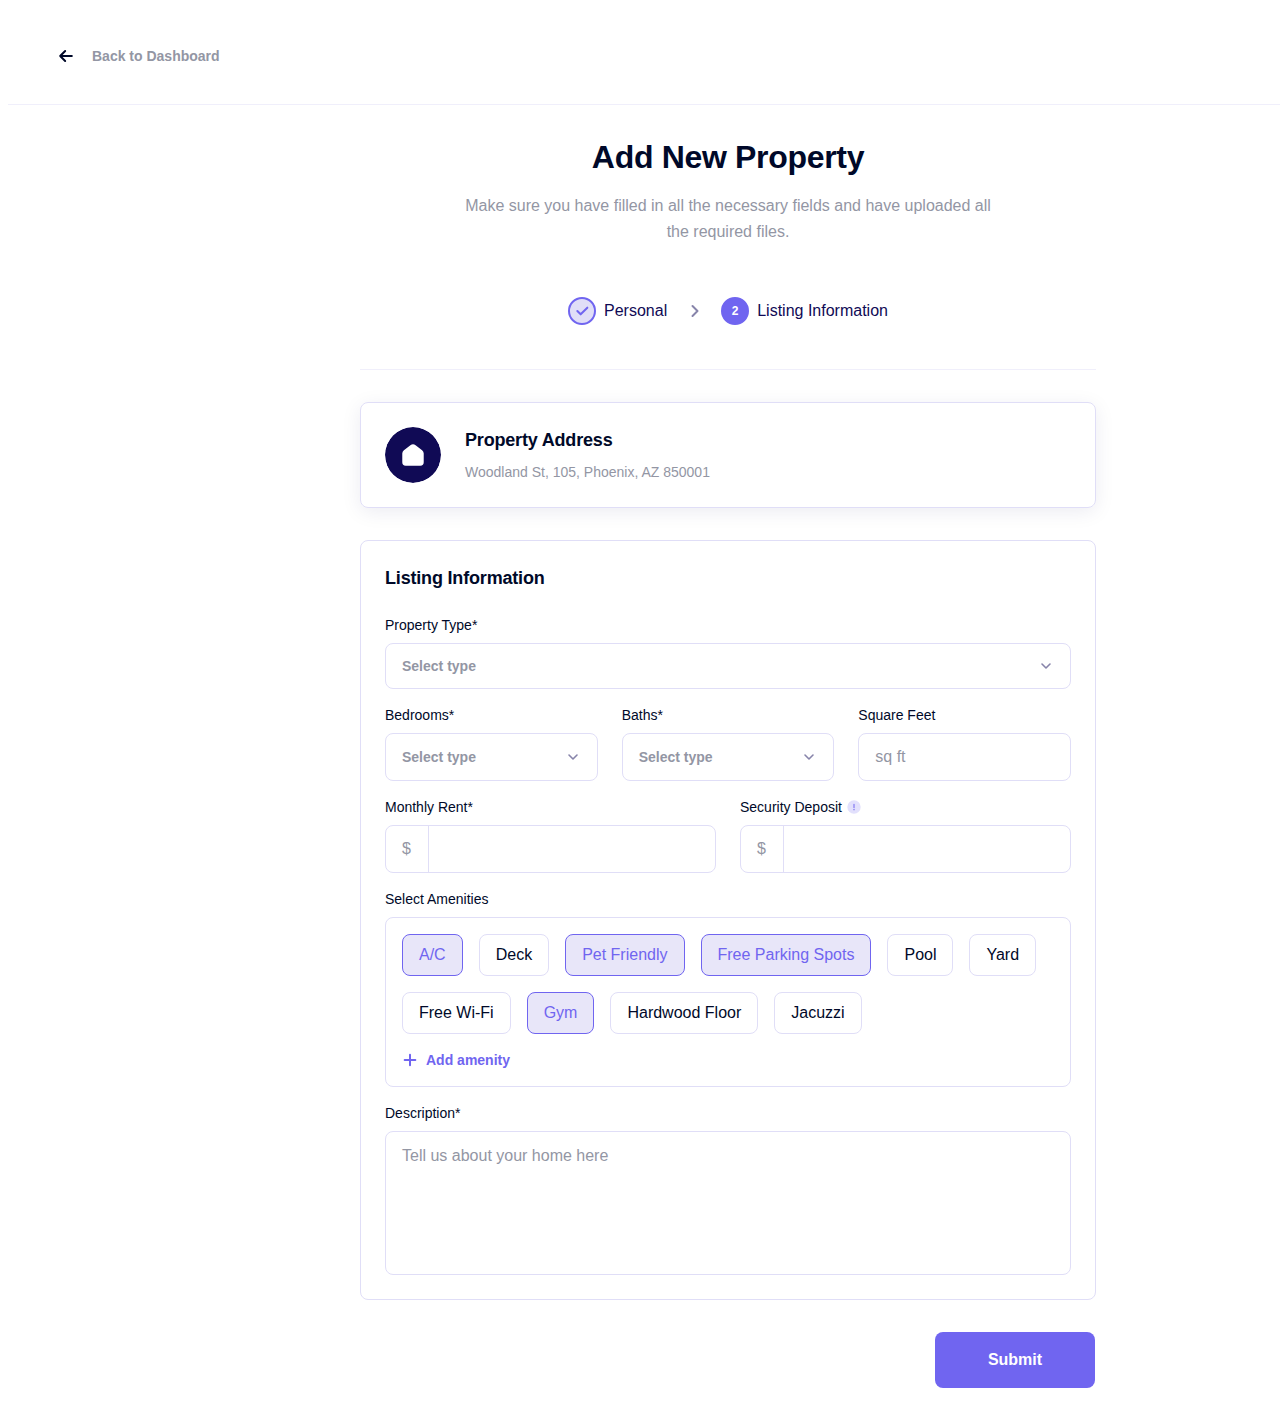
<file: index.html>
<!DOCTYPE html><html class="page" lang="ru"><head><meta charset="UTF-8"><title>Test_3</title><meta name="viewport" content="width=device-width,initial-scale=1"><link rel="stylesheet" href="styles/styles.css"><script src="scripts/index.js" defer="defer"></script></head><body class="page__body"><header class="header container"><nav class="header__navigation"><a class="header__breadcrumbs" href="#">Back to Dashboard</a></nav></header><main class="main container"><div class="wrapper"><h1 class="main__title">Add New Property</h1><p class="main__description">Make sure you have filled in all the necessary fields and have uploaded all<br>the required files.</p><section class="main__breadcrumbs breadcrumbs"><h2 class="visually-hidden">Breadcrumbs</h2><ul class="breadcrumbs__list"><li class="breadcrumbs__item"><p class="breadcrumbs__number breadcrumbs__number--checked"></p><a class="breadcrumbs__link" href="#">Personal</a></li><li class="breadcrumbs__item"><p class="breadcrumbs__number">2</p><a class="breadcrumbs__link" href="#">Listing Information</a></li></ul></section><section class="main__address address"><h2 class="address__title">Property Address</h2><span class="address__text">Woodland St, 105, Phoenix, AZ 850001</span></section><section class="main__information information"><h2 class="information__title">Listing Information</h2><form class="information__form form" action="#" method="post"><h3 class="visually-hidden">Main information</h3><fieldset class="form__field field field--main"><legend class="visually-hidden">Main information</legend><div class="field__item"><p class="field__title">Property Type*</p><button class="field__select-button button button--form" type="button">Select type</button><ul class="field__select select"><li class="select__item"><a class="select__link" href="#"><svg width="20" height="20" viewBox="0 0 20 20" fill="none" xmlns="http://www.w3.org/2000/svg"><path d="M1.66663 18.3333H18.3333" stroke="#808494" stroke-width="2" stroke-miterlimit="10" stroke-linecap="round" stroke-linejoin="round"/><path d="M2.45837 18.3334L2.50004 8.30833C2.50004 7.8 2.74171 7.31671 3.14171 7.00004L8.97504 2.45837C9.57504 1.9917 10.4167 1.9917 11.025 2.45837L16.8584 6.9917C17.2667 7.30837 17.5 7.79167 17.5 8.30833V18.3334" stroke="#808494" stroke-width="2" stroke-miterlimit="10" stroke-linejoin="round"/><path d="M12.9167 9.16666H7.08337C6.39171 9.16666 5.83337 9.72499 5.83337 10.4167V18.3333H14.1667V10.4167C14.1667 9.72499 13.6084 9.16666 12.9167 9.16666Z" stroke="#808494" stroke-width="2" stroke-miterlimit="10" stroke-linecap="round" stroke-linejoin="round"/><path d="M8.33337 13.5417V14.7917" stroke="#808494" stroke-width="2" stroke-miterlimit="10" stroke-linecap="round" stroke-linejoin="round"/></svg> <span class="select__text">Home</span></a></li><li class="select__item"><a class="select__link" href="#"><svg width="22" height="20" viewBox="0 0 22 20" fill="none" xmlns="http://www.w3.org/2000/svg"><g opacity="0.5"><path d="M1.83337 18.3333H20.1667" stroke="#000929" stroke-width="2" stroke-miterlimit="10" stroke-linecap="round" stroke-linejoin="round"/><path d="M17.4834 18.3417V14.625" stroke="#000929" stroke-width="2" stroke-miterlimit="10" stroke-linecap="round" stroke-linejoin="round"/><path d="M17.5 9.07501C16.4833 9.07501 15.6666 9.89169 15.6666 10.9084V12.8C15.6666 13.8167 16.4833 14.6333 17.5 14.6333C18.5166 14.6333 19.3333 13.8167 19.3333 12.8V10.9084C19.3333 9.89169 18.5166 9.07501 17.5 9.07501Z" stroke="#000929" stroke-width="2" stroke-miterlimit="10" stroke-linecap="round" stroke-linejoin="round"/><path d="M2.75 18.3333V5.02501C2.75 3.35001 3.58338 2.50833 5.24171 2.50833H10.4334C12.0917 2.50833 12.9167 3.35001 12.9167 5.02501V18.3333" stroke="#000929" stroke-width="2" stroke-miterlimit="10" stroke-linecap="round" stroke-linejoin="round"/><path d="M5.83337 6.875H9.95838" stroke="#000929" stroke-width="2" stroke-miterlimit="10" stroke-linecap="round" stroke-linejoin="round"/><path d="M5.83337 10H9.95838" stroke="#000929" stroke-width="2" stroke-miterlimit="10" stroke-linecap="round" stroke-linejoin="round"/><path d="M7.875 18.3333V15.2083" stroke="#000929" stroke-width="2" stroke-miterlimit="10" stroke-linecap="round" stroke-linejoin="round"/></g></svg> <span class="select__text">Condominium</span></a></li><li class="select__item"><a class="select__link" href="#"><svg width="20" height="20" viewBox="0 0 20 20" fill="none" xmlns="http://www.w3.org/2000/svg"><g opacity="0.5"><path d="M10.8333 18.3333H4.16663C2.49996 18.3333 1.66663 17.5 1.66663 15.8333V9.16666C1.66663 7.49999 2.49996 6.66666 4.16663 6.66666H8.33329V15.8333C8.33329 17.5 9.16663 18.3333 10.8333 18.3333Z" stroke="#000929" stroke-width="2" stroke-miterlimit="10" stroke-linecap="round" stroke-linejoin="round"/><path d="M8.42495 3.33334C8.35828 3.58334 8.33329 3.85834 8.33329 4.16668V6.66668H4.16663V5.00001C4.16663 4.08334 4.91663 3.33334 5.83329 3.33334H8.42495Z" stroke="#000929" stroke-width="2" stroke-miterlimit="10" stroke-linecap="round" stroke-linejoin="round"/><path d="M11.6666 6.66666V10.8333" stroke="#000929" stroke-width="2" stroke-miterlimit="10" stroke-linecap="round" stroke-linejoin="round"/><path d="M15 6.66666V10.8333" stroke="#000929" stroke-width="2" stroke-miterlimit="10" stroke-linecap="round" stroke-linejoin="round"/><path d="M14.1666 14.1667H12.5C12.0416 14.1667 11.6666 14.5417 11.6666 15V18.3333H15V15C15 14.5417 14.625 14.1667 14.1666 14.1667Z" stroke="#000929" stroke-width="2" stroke-miterlimit="10" stroke-linecap="round" stroke-linejoin="round"/><path d="M8.33337 15.8333V4.16666C8.33337 2.49999 9.16671 1.66666 10.8334 1.66666H15.8334C17.5 1.66666 18.3334 2.49999 18.3334 4.16666V15.8333C18.3334 17.5 17.5 18.3333 15.8334 18.3333H10.8334C9.16671 18.3333 8.33337 17.5 8.33337 15.8333Z" stroke="#000929" stroke-width="2" stroke-miterlimit="10" stroke-linecap="round" stroke-linejoin="round"/></g></svg> <span>Apartment</span></a></li><li class="select__item"><a class="select__link" href="#"><svg width="20" height="20" viewBox="0 0 20 20" fill="none" xmlns="http://www.w3.org/2000/svg"><g opacity="0.5"><path d="M5.5833 15H3.45831C2.26665 15 1.66663 14.4 1.66663 13.2083V3.45834C1.66663 2.26668 2.26665 1.66666 3.45831 1.66666H7.04164C8.2333 1.66666 8.83327 2.26668 8.83327 3.45834V4.99999" stroke="#000929" stroke-width="2" stroke-miterlimit="10" stroke-linecap="round" stroke-linejoin="round"/><path d="M14.475 7.01665V16.3167C14.475 17.6583 13.8084 18.3333 12.4667 18.3333H7.60003C6.25836 18.3333 5.58337 17.6583 5.58337 16.3167V7.01665C5.58337 5.67499 6.25836 5 7.60003 5H12.4667C13.8084 5 14.475 5.67499 14.475 7.01665Z" stroke="#000929" stroke-width="2" stroke-miterlimit="10" stroke-linecap="round" stroke-linejoin="round"/><path d="M11.1667 4.99999V3.45834C11.1667 2.26668 11.7667 1.66666 12.9584 1.66666H16.5417C17.7334 1.66666 18.3334 2.26668 18.3334 3.45834V13.2083C18.3334 14.4 17.7334 15 16.5417 15H14.4751" stroke="#000929" stroke-width="2" stroke-miterlimit="10" stroke-linecap="round" stroke-linejoin="round"/><path d="M8.33337 9.16666H11.6667" stroke="#000929" stroke-width="2" stroke-miterlimit="10" stroke-linecap="round" stroke-linejoin="round"/><path d="M8.33337 11.6667H11.6667" stroke="#000929" stroke-width="2" stroke-miterlimit="10" stroke-linecap="round" stroke-linejoin="round"/><path d="M10 18.3333V15.8333" stroke="#000929" stroke-width="2" stroke-miterlimit="10" stroke-linecap="round" stroke-linejoin="round"/></g></svg> <span>Townhouse</span></a></li><li class="select__item"><a class="select__link" href="#"><svg width="20" height="20" viewBox="0 0 20 20" fill="none" xmlns="http://www.w3.org/2000/svg"><g opacity="0.5"><path d="M1.66663 18.3333H18.3333" stroke="#000929" stroke-width="2" stroke-miterlimit="10" stroke-linecap="round" stroke-linejoin="round"/><path d="M14.1667 1.66666H5.83333C3.33333 1.66666 2.5 3.15832 2.5 4.99999V18.3333H17.5V4.99999C17.5 3.15832 16.6667 1.66666 14.1667 1.66666Z" stroke="#000929" stroke-width="2" stroke-miterlimit="10" stroke-linecap="round" stroke-linejoin="round"/><path d="M5.83337 13.75H8.33337" stroke="#000929" stroke-width="2" stroke-miterlimit="10" stroke-linecap="round" stroke-linejoin="round"/><path d="M11.6666 13.75H14.1666" stroke="#000929" stroke-width="2" stroke-miterlimit="10" stroke-linecap="round" stroke-linejoin="round"/><path d="M5.83337 10H8.33337" stroke="#000929" stroke-width="2" stroke-miterlimit="10" stroke-linecap="round" stroke-linejoin="round"/><path d="M11.6666 10H14.1666" stroke="#000929" stroke-width="2" stroke-miterlimit="10" stroke-linecap="round" stroke-linejoin="round"/><path d="M5.83337 6.25H8.33337" stroke="#000929" stroke-width="2" stroke-miterlimit="10" stroke-linecap="round" stroke-linejoin="round"/><path d="M11.6666 6.25H14.1666" stroke="#000929" stroke-width="2" stroke-miterlimit="10" stroke-linecap="round" stroke-linejoin="round"/></g></svg> <span>Dorm / Room / Student housing</span></a></li><li class="select__item"><a class="select__link" href="#"><svg width="20" height="20" viewBox="0 0 20 20" fill="none" xmlns="http://www.w3.org/2000/svg"><g opacity="0.5" clip-path="url(#clip045148)"><path d="M4.16671 10.8333C4.62694 10.8333 5.00004 10.4602 5.00004 9.99999C5.00004 9.53975 4.62694 9.16666 4.16671 9.16666C3.70647 9.16666 3.33337 9.53975 3.33337 9.99999C3.33337 10.4602 3.70647 10.8333 4.16671 10.8333Z" stroke="#000929" stroke-width="2" stroke-linecap="round" stroke-linejoin="round"/><path d="M9.99996 10.8333C10.4602 10.8333 10.8333 10.4602 10.8333 9.99999C10.8333 9.53975 10.4602 9.16666 9.99996 9.16666C9.53972 9.16666 9.16663 9.53975 9.16663 9.99999C9.16663 10.4602 9.53972 10.8333 9.99996 10.8333Z" stroke="#000929" stroke-width="2" stroke-linecap="round" stroke-linejoin="round"/><path d="M15.8333 10.8333C16.2936 10.8333 16.6667 10.4602 16.6667 9.99999C16.6667 9.53975 16.2936 9.16666 15.8333 9.16666C15.3731 9.16666 15 9.53975 15 9.99999C15 10.4602 15.3731 10.8333 15.8333 10.8333Z" stroke="#000929" stroke-width="2" stroke-linecap="round" stroke-linejoin="round"/></g><defs><clippath id="clip045148"><rect width="20" height="20" fill="white"/></clippath></defs></svg> <span class="select__text">Other</span></a></li></ul></div><div class="field__item"><p class="field__title">Bedrooms*</p><button class="field__select-button button button-beds button--form" type="button">Select type</button><ul class="field__select select select-beds"><li class="select__item"><a class="select__link" href="#"><span class="select__text">1</span></a></li><li class="select__item"><a class="select__link" href="#"><span class="select__text">2</span></a></li><li class="select__item"><a class="select__link" href="#"><span class="select__text">3</span></a></li><li class="select__item"><a class="select__link" href="#"><span class="select__text">4</span></a></li><li class="select__item"><a class="select__link" href="#"><span class="select__text">5</span></a></li></ul></div><div class="field__item"><p class="field__title">Baths*</p><button class="field__select-button button button-baths button--form" type="button">Select type</button><ul class="field__select select select-baths"><li class="select__item"><a class="select__link" href="#"><span class="select__text">1</span></a></li><li class="select__item"><a class="select__link" href="#"><span class="select__text">2</span></a></li><li class="select__item"><a class="select__link" href="#"><span class="select__text">3</span></a></li><li class="select__item"><a class="select__link" href="#"><span class="select__text">4</span></a></li><li class="select__item"><a class="select__link" href="#"><span class="select__text">5</span></a></li></ul></div><div class="field__item"><p class="field__title">Square Feet</p><label class="field__label"><input class="field__input" type="text" name="square-feet" placeholder="sq ft"></label></div><div class="field__wrapper"><div class="field__item"><p class="field__title">Monthly Rent*</p><label class="field__label field__label--price"><input class="field__input" type="text" name="monthly-rent"></label></div><div class="field__item"><p class="field__title field__title--tooltip">Security Deposit</p><label class="field__label field__label--price"><input class="field__input" type="text" name="security-deposit"></label></div></div></fieldset><fieldset class="form__field field"><legend class="visually-hidden">Additionally</legend><h3 class="field__title">Select Amenities</h3><div class="field__border-wrapper"><ul class="field__list checkbox"><li class="checkbox__item"><label class="checkbox__label"><input class="checkbox__input" name="amenities" value="a/c" type="checkbox" checked="checked"> <span class="checkbox__span">A/C</span></label></li><li class="checkbox__item"><label class="checkbox__label"><input class="checkbox__input" name="amenities" value="deck" type="checkbox"> <span class="checkbox__span">Deck</span></label></li><li class="checkbox__item"><label class="checkbox__label"><input class="checkbox__input" name="amenities" value="pet-friendly" type="checkbox" checked="checked"> <span class="checkbox__span">Pet Friendly</span></label></li><li class="checkbox__item"><label class="checkbox__label"><input class="checkbox__input" name="amenities" value="free-parking-spots" type="checkbox" checked="checked"> <span class="checkbox__span">Free Parking Spots</span></label></li><li class="checkbox__item"><label class="checkbox__label"><input class="checkbox__input" name="amenities" value="pool" type="checkbox"> <span class="checkbox__span">Pool</span></label></li><li class="checkbox__item"><label class="checkbox__label"><input class="checkbox__input" name="amenities" value="yard" type="checkbox"> <span class="checkbox__span">Yard</span></label></li><li class="checkbox__item"><label class="checkbox__label"><input class="checkbox__input" name="amenities" value="free-wi-fi" type="checkbox"> <span class="checkbox__span">Free Wi-Fi</span></label></li><li class="checkbox__item"><label class="checkbox__label"><input class="checkbox__input" name="amenities" value="gym" type="checkbox" checked="checked"> <span class="checkbox__span">Gym</span></label></li><li class="checkbox__item"><label class="checkbox__label"><input class="checkbox__input" name="amenities" value="hardwood-floor" type="checkbox"> <span class="checkbox__span">Hardwood Floor</span></label></li><li class="checkbox__item"><label class="checkbox__label"><input class="checkbox__input" name="amenities" value="jacuzzi" type="checkbox"> <span class="checkbox__span">Jacuzzi</span></label></li></ul><button class="field__button button" type="button">Add amenity</button></div></fieldset><fieldset class="form__field field"><legend class="visually-hidden">Additional information</legend><h3 class="field__title">Description*</h3><textarea class="field__textarea" name="description" placeholder="Tell us about your home here"></textarea></fieldset><button class="form__button button button--primary" type="submit">Submit</button></form></section></div></main></body></html>
</file>
<file: styles/styles.css>
@charset "UTF-8";*,::after,::before{box-sizing:border-box}html{height:100%}body{font-family:"PlusJakartaSans",sans-serif;font-weight:400;font-size:16px;line-height:26px;color:#9396a4}img{max-width:100%;height:auto;display:block;object-fit:contain}a{text-decoration:none}@font-face{font-family:"PlusJakartaSans-700";font-style:normal;font-weight:700;src:url(../fonts/PlusJakartaSans-VariableFont_wght.woff2)format("woff2"),url(../fonts/PlusJakartaSans-VariableFont_wght.woff)format("woff");font-display:swap}@font-face{font-family:"PlusJakartaSans-500";font-style:normal;font-weight:500;src:url(../fonts/PlusJakartaSans-VariableFont_wght.woff2)format("woff2"),url(../fonts/PlusJakartaSans-VariableFont_wght.woff)format("woff");font-display:swap}@font-face{font-family:"PlusJakartaSans-400";font-style:normal;font-weight:400;src:url(../fonts/PlusJakartaSans-VariableFont_wght.woff2)format("woff2"),url(../fonts/PlusJakartaSans-VariableFont_wght.woff)format("woff");font-display:swap}.container{width:1440px;margin:0 auto}.wrapper{padding:0 352px}.visually-hidden{position:absolute;width:1px;height:1px;margin:-1px;padding:0;border:0;clip:rect(0 0 0 0);overflow:hidden}.header{padding:38px 48px;font-weight:700;font-size:14px;line-height:20px;position:relative;border-bottom:1.5px solid #f0effb}.header__breadcrumbs{color:#9396a4;display:flex;align-items:center;gap:16px}.header__breadcrumbs::before{content:"";width:20px;height:20px;background:url(../images/icons/stack.svg#arrow)no-repeat center}.main{padding-top:32px;padding-bottom:120px}.main__title{font-weight:700;font-size:32px;line-height:40px;letter-spacing:-.01em;text-align:center;color:#000929;margin:0 0 16px}.main__description{margin:0 0 40px;text-align:center}.main__breadcrumbs{display:flex;justify-content:center;border-bottom:1.5px solid #f0effb}.main__address{margin:32px 0}.breadcrumbs__list{font-weight:500;line-height:24px;padding:0;list-style-type:none;display:flex;align-items:center;gap:16px;color:#100a55;margin:0 0 32px}.breadcrumbs__item{display:flex;align-items:center;gap:8px}.breadcrumbs__item:not(:last-child)::after{content:"";width:20px;height:20px;background:url(../images/icons/stack.svg#arrow-right-grey);margin-left:10px}.breadcrumbs__link{color:#100a55}.breadcrumbs__number{font-size:12px;font-weight:700;line-height:16px;width:28px;height:28px;background-color:#7065f0;border:2px solid #7065f0;border-radius:50%;display:flex;align-items:center;justify-content:center;color:#fff}.breadcrumbs__number--checked{background-color:#e0def7}.breadcrumbs__number--checked::before{content:"";width:16px;height:16px;background:url(../images/icons/stack.svg#check-mark-purple)no-repeat center}.address{border:1.5px solid #e0def7;border-radius:8px;box-shadow:0 4px 20px 0 rgba(14,8,84,.08);padding:24px;display:grid;grid-template-columns:56px auto;column-gap:24px;row-gap:8px}.address::before{content:"";width:56px;height:56px;background:url(../images/icons/stack.svg#white-house)no-repeat center;border-radius:50%;grid-column:1/2;grid-row:1/3}.address__title{margin:0;font-size:18px;font-weight:700;line-height:26px;letter-spacing:-.01em;grid-column:2/3;color:#000929}.address__text{font-size:14px;font-weight:400;line-height:20px}.information{border:1.5px solid #e0def7;border-radius:8px;padding:24px;color:#000929}.information__title{font-size:18px;font-weight:700;line-height:26px;letter-spacing:-.01em;margin:0 0 24px}.information__form{position:relative}.form__field{display:flex;flex-direction:column;gap:8px}.form__field:not(:last-of-type){margin-bottom:16px}.form__button{position:absolute;margin-top:32px;bottom:-113px;right:-24px}.field{border:0;margin:0;padding:0}.field--main{display:grid;grid-template-columns:1fr 1fr 1fr;column-gap:24px;row-gap:16px}.field__wrapper{grid-column:1/-1;display:flex;gap:24px}.field__item{display:flex;flex-direction:column;gap:8px;width:100%;position:relative}.field__item:nth-of-type(1){grid-column:1/-1}.field__title{margin:0;font-size:14px;font-weight:500;line-height:20px}.field__title--tooltip{display:flex;align-items:center;gap:4px}.field__title--tooltip::after{content:"";background:url(../images/icons/stack.svg#tooltip)no-repeat center;width:16px;height:16px}.field__border-wrapper{border:1px solid #e0def7;padding:16px;border-radius:8px}.field__list{margin:0 0 16px}.field__select{width:100%;margin:0;position:absolute;z-index:1;top:86px;left:0}.field__label{position:relative;height:48px}.field__label--price::before{content:"$";color:#9396a4;position:absolute;display:flex;align-items:center;justify-content:center;padding:0 16px;width:44px;height:100%;border-right:1px solid #e0def7}.field__label--price>.field__input{padding-left:60px}.field__label:focus-within::before{border-right:1px solid #000;color:#000}.field__input{border:1px solid #e0def7;border-radius:8px;padding:12px 16px;width:100%;height:100%;color:#9396a4}.field__input::placeholder{font-size:16px;font-weight:500;line-height:24px;color:#9396a4}.field__button{display:flex;align-items:center;gap:8px}.field__button::before{content:"";background:url(../images/icons/stack.svg#plus)no-repeat center;width:16px;height:16px}.field__textarea{resize:none;width:100%;min-height:144px;border:1px solid #e0def7;border-radius:8px;padding:12px 16px;font-family:"PlusJakartaSans",sans-serif;font-size:16px;font-weight:500;line-height:24px;color:#9396a4}.field__textarea::placeholder{color:#9396a4}.select{padding:8px;list-style-type:none;background-color:#fff;display:none}.select--opened{display:block}.select__item{width:100%}.select__link{border-radius:8px;padding:10px 16px 14px;font-size:14px;font-weight:700;line-height:20px;display:flex;align-items:flex-end;gap:16px;color:#000929;height:44px}.select__link:hover{color:#7065f0;background-color:#f0effb}.select__link:hover svg path{stroke:#7065f0}.checkbox{padding:0;list-style-type:none;display:flex;flex-wrap:wrap;gap:16px}.checkbox__span{font-size:16px;font-weight:500;line-height:24px;border:1.5px solid #e0def7;border-radius:8px;padding:8px 16px;display:block}.checkbox__span:hover{background-color:#e8e6f9;color:#7065f0;border:1.5px solid #7065f0}.checkbox__span:active{opacity:.7}.checkbox__input:checked+.checkbox__span{background-color:#e8e6f9;color:#7065f0;border:1.5px solid #7065f0}.checkbox__input{display:none}.button{font-family:"PlusJakartaSans",sans-serif;border:0;background:0 0;padding:0;font-size:14px;font-weight:700;line-height:20px;color:#7065f0;cursor:pointer}.button--primary{font-size:16px;line-height:24px;text-align:center;height:56px;width:160px;background-color:#7065f0;color:#fff;border-radius:8px}.button--form{color:#9396a4;width:100%;height:100%;padding:12px 16px;border:1px solid #e0def7;border-radius:8px;display:flex;align-items:center;justify-content:space-between}.button--form::after{content:"";width:16px;height:16px;background:url(../images/icons/stack.svg#arrow-right-grey)no-repeat center;transform:rotate(90deg)}.button--opened{border:1.5px solid #7065f0}.button--opened::after{transform:rotate(270deg)}.button:hover{opacity:.9}.button:active{opacity:.7}
</file>
